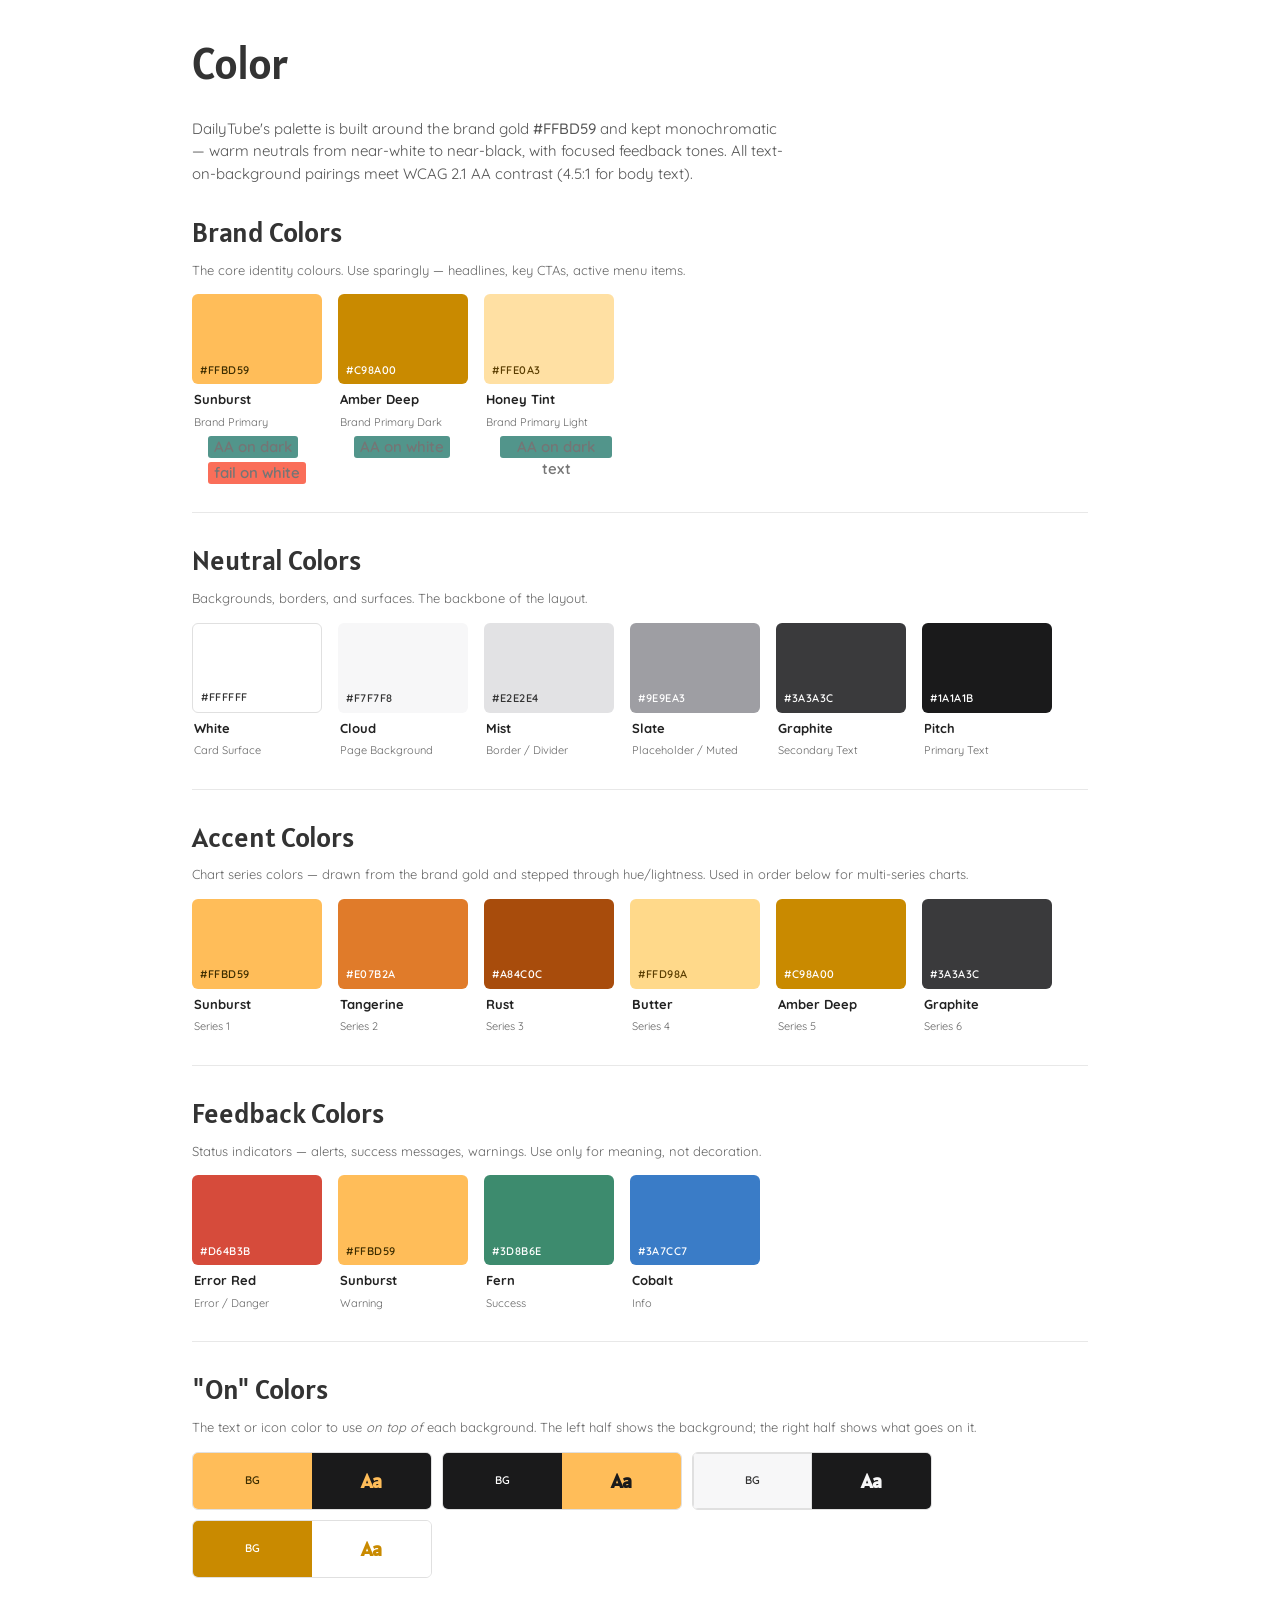
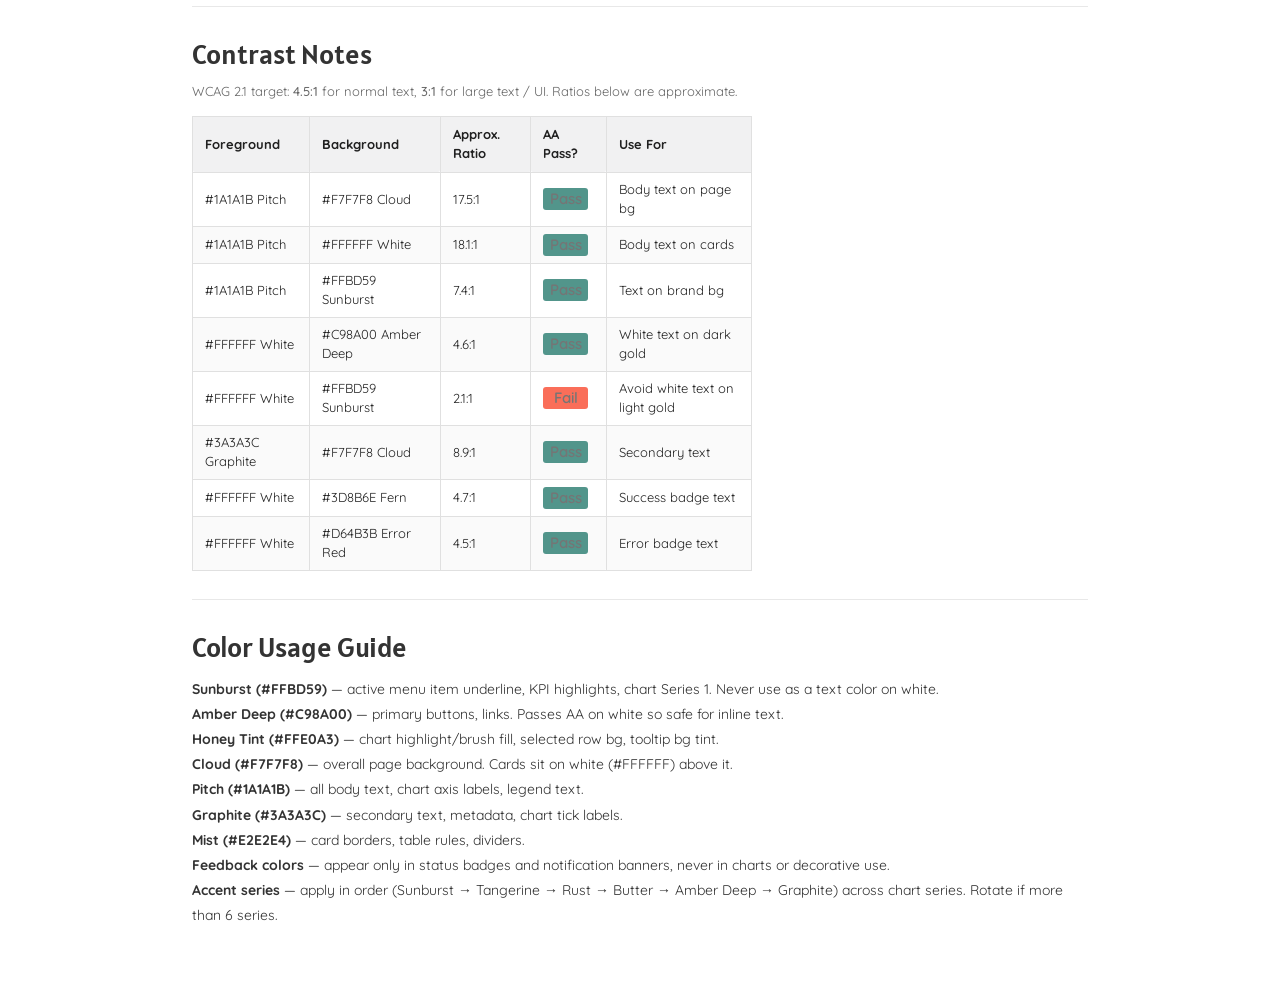
<file: color_section.html>
<!DOCTYPE html>
<html>
  <head>
    <link href="https://fonts.googleapis.com/icon?family=Material+Icons" rel="stylesheet">
    <link rel="stylesheet" href="https://cdnjs.cloudflare.com/ajax/libs/materialize/1.0.0/css/materialize.min.css">
    <meta name="viewport" content="width=device-width, initial-scale=1.0"/>
    <link rel="preconnect" href="https://fonts.googleapis.com">
    <link rel="preconnect" href="https://fonts.gstatic.com" crossorigin>
    <link href="https://fonts.googleapis.com/css2?family=Alatsi&family=Quicksand&display=swap" rel="stylesheet">
    <style>
      /* ---- base (matches week3 main.css) ---- */
      body { font-family: 'Quicksand', sans-serif; }
      h1,h2,h3,h4,h5,h6 { font-family: 'Alatsi', sans-serif; color: #333; }
      h3 { font-size: 44px; margin-bottom: 30px; }
      h4 { font-size: 28px; margin-top: 32px; margin-bottom: 10px; }
      h5 { font-size: 20px; margin-top: 24px; margin-bottom: 10px; }

      /* ---- Colour-section layout ---- */
      .color-section { padding: 10px 0 40px; }

      /* palette row */
      .palette-row { display: flex; flex-wrap: wrap; gap: 16px; margin-bottom: 20px; }

      /* colour chip */
      .chip-wrap { width: 130px; }
      .chip-swatch {
        height: 90px;
        border-radius: 6px;
        display: flex;
        align-items: flex-end;
        padding: 6px 8px;
      }
      .chip-swatch .hex-label {
        font-family: 'Quicksand', sans-serif;
        font-size: 11px;
        font-weight: 600;
        letter-spacing: 0.5px;
      }
      .chip-meta { padding: 6px 2px 0; }
      .chip-name { font-weight: 700; font-size: 13px; color: #222; display: block; }
      .chip-role { font-size: 11px; color: #666; }

      /* contrast badges */
      .chip-contrast { margin-top: 4px; display: flex; gap: 4px; flex-wrap: wrap; }
      .badge {
        font-size: 10px;
        padding: 1px 5px;
        border-radius: 3px;
        font-weight: 600;
        font-family: 'Quicksand', sans-serif;
      }
      .badge-pass { background: #52958b; color: #fff; }
      .badge-fail { background: #fa6e59; color: #fff; }

      /* "On colour" row */
      .on-color-row { display: flex; flex-wrap: wrap; gap: 10px; margin-bottom: 24px; }
      .on-chip {
        display: flex;
        align-items: center;
        gap: 0;
        border-radius: 6px;
        overflow: hidden;
        border: 1px solid #e0e0e0;
        width: 240px;
      }
      .on-bg { width: 50%; height: 56px; display: flex; align-items: center; justify-content: center; }
      .on-fg { width: 50%; height: 56px; display: flex; align-items: center; justify-content: center; font-size: 20px; font-weight: 700; font-family: 'Alatsi', sans-serif; }
      .on-label { font-size: 11px; font-family: 'Quicksand', sans-serif; font-weight: 600; }

      /* divider */
      .palette-divider { border: none; border-top: 1px solid #e8e8e8; margin: 28px 0 20px; }

      /* contrast table */
      .contrast-table { border-collapse: collapse; width: 100%; max-width: 560px; font-family: 'Quicksand', sans-serif; font-size: 13px; }
      .contrast-table th { background: #f1f1f2; font-weight: 700; padding: 8px 12px; text-align: left; border: 1px solid #e0e0e0; }
      .contrast-table td { padding: 7px 12px; border: 1px solid #e0e0e0; }
      .contrast-table tr:nth-child(even) td { background: #fafafa; }

      /* usage guide list */
      .usage-list { list-style: disc; padding-left: 20px; font-size: 14px; line-height: 1.8; color: #333; }
      .usage-list li span { font-weight: 700; }
    </style>
  </head>
  <body>
    <div class="container color-section">

      <h3>Color</h3>
      <p style="font-size:15px;color:#555;max-width:600px;margin-bottom:32px;">
        DailyTube's palette is built around the brand gold <strong>#FFBD59</strong> and kept
        monochromatic — warm neutrals from near-white to near-black, with focused feedback
        tones. All text-on-background pairings meet WCAG 2.1 AA contrast (4.5:1 for body text).
      </p>

      <!-- ===== BRAND ===== -->
      <h4>Brand Colors</h4>
      <p style="font-size:13px;color:#666;margin-bottom:14px;">The core identity colours. Use sparingly — headlines, key CTAs, active menu items.</p>
      <div class="palette-row">

        <!-- Primary -->
        <div class="chip-wrap">
          <div class="chip-swatch" style="background:#FFBD59;">
            <span class="hex-label" style="color:#3d2d00;">#FFBD59</span>
          </div>
          <div class="chip-meta">
            <span class="chip-name">Sunburst</span>
            <span class="chip-role">Brand Primary</span>
            <div class="chip-contrast">
              <span class="badge badge-pass">AA on dark</span>
              <span class="badge badge-fail">fail on white</span>
            </div>
          </div>
        </div>

        <!-- Primary Dark -->
        <div class="chip-wrap">
          <div class="chip-swatch" style="background:#C98A00;">
            <span class="hex-label" style="color:#fff;">#C98A00</span>
          </div>
          <div class="chip-meta">
            <span class="chip-name">Amber Deep</span>
            <span class="chip-role">Brand Primary Dark</span>
            <div class="chip-contrast">
              <span class="badge badge-pass">AA on white</span>
            </div>
          </div>
        </div>

        <!-- Primary Light -->
        <div class="chip-wrap">
          <div class="chip-swatch" style="background:#FFE0A3;">
            <span class="hex-label" style="color:#5a3d00;">#FFE0A3</span>
          </div>
          <div class="chip-meta">
            <span class="chip-name">Honey Tint</span>
            <span class="chip-role">Brand Primary Light</span>
            <div class="chip-contrast">
              <span class="badge badge-pass">AA on dark text</span>
            </div>
          </div>
        </div>

      </div>

      <hr class="palette-divider">

      <!-- ===== FUNCTIONAL / NEUTRAL ===== -->
      <h4>Neutral Colors</h4>
      <p style="font-size:13px;color:#666;margin-bottom:14px;">Backgrounds, borders, and surfaces. The backbone of the layout.</p>
      <div class="palette-row">

        <div class="chip-wrap">
          <div class="chip-swatch" style="background:#FFFFFF;border:1px solid #e0e0e0;">
            <span class="hex-label" style="color:#333;">#FFFFFF</span>
          </div>
          <div class="chip-meta">
            <span class="chip-name">White</span>
            <span class="chip-role">Card Surface</span>
          </div>
        </div>

        <div class="chip-wrap">
          <div class="chip-swatch" style="background:#F7F7F8;">
            <span class="hex-label" style="color:#333;">#F7F7F8</span>
          </div>
          <div class="chip-meta">
            <span class="chip-name">Cloud</span>
            <span class="chip-role">Page Background</span>
          </div>
        </div>

        <div class="chip-wrap">
          <div class="chip-swatch" style="background:#E2E2E4;">
            <span class="hex-label" style="color:#333;">#E2E2E4</span>
          </div>
          <div class="chip-meta">
            <span class="chip-name">Mist</span>
            <span class="chip-role">Border / Divider</span>
          </div>
        </div>

        <div class="chip-wrap">
          <div class="chip-swatch" style="background:#9E9EA3;">
            <span class="hex-label" style="color:#fff;">#9E9EA3</span>
          </div>
          <div class="chip-meta">
            <span class="chip-name">Slate</span>
            <span class="chip-role">Placeholder / Muted</span>
          </div>
        </div>

        <div class="chip-wrap">
          <div class="chip-swatch" style="background:#3A3A3C;">
            <span class="hex-label" style="color:#fff;">#3A3A3C</span>
          </div>
          <div class="chip-meta">
            <span class="chip-name">Graphite</span>
            <span class="chip-role">Secondary Text</span>
          </div>
        </div>

        <div class="chip-wrap">
          <div class="chip-swatch" style="background:#1A1A1B;">
            <span class="hex-label" style="color:#fff;">#1A1A1B</span>
          </div>
          <div class="chip-meta">
            <span class="chip-name">Pitch</span>
            <span class="chip-role">Primary Text</span>
          </div>
        </div>

      </div>

      <hr class="palette-divider">

      <!-- ===== ACCENT ===== -->
      <h4>Accent Colors</h4>
      <p style="font-size:13px;color:#666;margin-bottom:14px;">
        Chart series colors — drawn from the brand gold and stepped through hue/lightness.
        Used in order below for multi-series charts.
      </p>
      <div class="palette-row">

        <div class="chip-wrap">
          <div class="chip-swatch" style="background:#FFBD59;">
            <span class="hex-label" style="color:#3d2d00;">#FFBD59</span>
          </div>
          <div class="chip-meta">
            <span class="chip-name">Sunburst</span>
            <span class="chip-role">Series 1</span>
          </div>
        </div>

        <div class="chip-wrap">
          <div class="chip-swatch" style="background:#E07B2A;">
            <span class="hex-label" style="color:#fff;">#E07B2A</span>
          </div>
          <div class="chip-meta">
            <span class="chip-name">Tangerine</span>
            <span class="chip-role">Series 2</span>
          </div>
        </div>

        <div class="chip-wrap">
          <div class="chip-swatch" style="background:#A84C0C;">
            <span class="hex-label" style="color:#fff;">#A84C0C</span>
          </div>
          <div class="chip-meta">
            <span class="chip-name">Rust</span>
            <span class="chip-role">Series 3</span>
          </div>
        </div>

        <div class="chip-wrap">
          <div class="chip-swatch" style="background:#FFD98A;">
            <span class="hex-label" style="color:#5a3d00;">#FFD98A</span>
          </div>
          <div class="chip-meta">
            <span class="chip-name">Butter</span>
            <span class="chip-role">Series 4</span>
          </div>
        </div>

        <div class="chip-wrap">
          <div class="chip-swatch" style="background:#C98A00;">
            <span class="hex-label" style="color:#fff;">#C98A00</span>
          </div>
          <div class="chip-meta">
            <span class="chip-name">Amber Deep</span>
            <span class="chip-role">Series 5</span>
          </div>
        </div>

        <div class="chip-wrap">
          <div class="chip-swatch" style="background:#3A3A3C;">
            <span class="hex-label" style="color:#fff;">#3A3A3C</span>
          </div>
          <div class="chip-meta">
            <span class="chip-name">Graphite</span>
            <span class="chip-role">Series 6</span>
          </div>
        </div>

      </div>

      <hr class="palette-divider">

      <!-- ===== FEEDBACK ===== -->
      <h4>Feedback Colors</h4>
      <p style="font-size:13px;color:#666;margin-bottom:14px;">Status indicators — alerts, success messages, warnings. Use only for meaning, not decoration.</p>
      <div class="palette-row">

        <div class="chip-wrap">
          <div class="chip-swatch" style="background:#D64B3B;">
            <span class="hex-label" style="color:#fff;">#D64B3B</span>
          </div>
          <div class="chip-meta">
            <span class="chip-name">Error Red</span>
            <span class="chip-role">Error / Danger</span>
          </div>
        </div>

        <div class="chip-wrap">
          <div class="chip-swatch" style="background:#FFBD59;">
            <span class="hex-label" style="color:#3d2d00;">#FFBD59</span>
          </div>
          <div class="chip-meta">
            <span class="chip-name">Sunburst</span>
            <span class="chip-role">Warning</span>
          </div>
        </div>

        <div class="chip-wrap">
          <div class="chip-swatch" style="background:#3D8B6E;">
            <span class="hex-label" style="color:#fff;">#3D8B6E</span>
          </div>
          <div class="chip-meta">
            <span class="chip-name">Fern</span>
            <span class="chip-role">Success</span>
          </div>
        </div>

        <div class="chip-wrap">
          <div class="chip-swatch" style="background:#3A7CC7;">
            <span class="hex-label" style="color:#fff;">#3A7CC7</span>
          </div>
          <div class="chip-meta">
            <span class="chip-name">Cobalt</span>
            <span class="chip-role">Info</span>
          </div>
        </div>

      </div>

      <hr class="palette-divider">

      <!-- ===== ON COLOURS ===== -->
      <h4>"On" Colors</h4>
      <p style="font-size:13px;color:#666;margin-bottom:14px;">
        The text or icon color to use <em>on top of</em> each background. The left half shows
        the background; the right half shows what goes on it.
      </p>
      <div class="on-color-row">

        <div class="on-chip">
          <div class="on-bg" style="background:#FFBD59;">
            <span class="on-label" style="color:#3d2d00;">BG</span>
          </div>
          <div class="on-fg" style="background:#1A1A1B;color:#FFBD59;">Aa</div>
        </div>

        <div class="on-chip">
          <div class="on-bg" style="background:#1A1A1B;">
            <span class="on-label" style="color:#fff;">BG</span>
          </div>
          <div class="on-fg" style="background:#FFBD59;color:#1A1A1B;">Aa</div>
        </div>

        <div class="on-chip">
          <div class="on-bg" style="background:#F7F7F8;border:1px solid #e0e0e0;">
            <span class="on-label" style="color:#333;">BG</span>
          </div>
          <div class="on-fg" style="background:#1A1A1B;color:#F7F7F8;">Aa</div>
        </div>

        <div class="on-chip">
          <div class="on-bg" style="background:#C98A00;">
            <span class="on-label" style="color:#fff;">BG</span>
          </div>
          <div class="on-fg" style="background:#fff;color:#C98A00;">Aa</div>
        </div>

      </div>

      <hr class="palette-divider">

      <!-- ===== CONTRAST TABLE ===== -->
      <h4>Contrast Notes</h4>
      <p style="font-size:13px;color:#666;margin-bottom:14px;">
        WCAG 2.1 target: <strong>4.5:1</strong> for normal text, <strong>3:1</strong> for large text / UI.
        Ratios below are approximate.
      </p>
      <table class="contrast-table">
        <thead>
          <tr>
            <th>Foreground</th>
            <th>Background</th>
            <th>Approx. Ratio</th>
            <th>AA Pass?</th>
            <th>Use For</th>
          </tr>
        </thead>
        <tbody>
          <tr>
            <td>#1A1A1B Pitch</td>
            <td>#F7F7F8 Cloud</td>
            <td>17.5:1</td>
            <td><span class="badge badge-pass">Pass</span></td>
            <td>Body text on page bg</td>
          </tr>
          <tr>
            <td>#1A1A1B Pitch</td>
            <td>#FFFFFF White</td>
            <td>18.1:1</td>
            <td><span class="badge badge-pass">Pass</span></td>
            <td>Body text on cards</td>
          </tr>
          <tr>
            <td>#1A1A1B Pitch</td>
            <td>#FFBD59 Sunburst</td>
            <td>7.4:1</td>
            <td><span class="badge badge-pass">Pass</span></td>
            <td>Text on brand bg</td>
          </tr>
          <tr>
            <td>#FFFFFF White</td>
            <td>#C98A00 Amber Deep</td>
            <td>4.6:1</td>
            <td><span class="badge badge-pass">Pass</span></td>
            <td>White text on dark gold</td>
          </tr>
          <tr>
            <td>#FFFFFF White</td>
            <td>#FFBD59 Sunburst</td>
            <td>2.1:1</td>
            <td><span class="badge badge-fail">Fail</span></td>
            <td>Avoid white text on light gold</td>
          </tr>
          <tr>
            <td>#3A3A3C Graphite</td>
            <td>#F7F7F8 Cloud</td>
            <td>8.9:1</td>
            <td><span class="badge badge-pass">Pass</span></td>
            <td>Secondary text</td>
          </tr>
          <tr>
            <td>#FFFFFF White</td>
            <td>#3D8B6E Fern</td>
            <td>4.7:1</td>
            <td><span class="badge badge-pass">Pass</span></td>
            <td>Success badge text</td>
          </tr>
          <tr>
            <td>#FFFFFF White</td>
            <td>#D64B3B Error Red</td>
            <td>4.5:1</td>
            <td><span class="badge badge-pass">Pass</span></td>
            <td>Error badge text</td>
          </tr>
        </tbody>
      </table>

      <hr class="palette-divider">

      <!-- ===== USAGE GUIDE ===== -->
      <h4>Color Usage Guide</h4>
      <ul class="usage-list">
        <li><span>Sunburst (#FFBD59)</span> — active menu item underline, KPI highlights, chart Series 1. Never use as a text color on white.</li>
        <li><span>Amber Deep (#C98A00)</span> — primary buttons, links. Passes AA on white so safe for inline text.</li>
        <li><span>Honey Tint (#FFE0A3)</span> — chart highlight/brush fill, selected row bg, tooltip bg tint.</li>
        <li><span>Cloud (#F7F7F8)</span> — overall page background. Cards sit on white (#FFFFFF) above it.</li>
        <li><span>Pitch (#1A1A1B)</span> — all body text, chart axis labels, legend text.</li>
        <li><span>Graphite (#3A3A3C)</span> — secondary text, metadata, chart tick labels.</li>
        <li><span>Mist (#E2E2E4)</span> — card borders, table rules, dividers.</li>
        <li><span>Feedback colors</span> — appear only in status badges and notification banners, never in charts or decorative use.</li>
        <li><span>Accent series</span> — apply in order (Sunburst → Tangerine → Rust → Butter → Amber Deep → Graphite) across chart series. Rotate if more than 6 series.</li>
      </ul>

    </div>

    <script src="https://cdnjs.cloudflare.com/ajax/libs/materialize/1.0.0/js/materialize.min.js"></script>
    <script>
      document.addEventListener("DOMContentLoaded", function() { M.AutoInit(); });
    </script>
  </body>
</html>
</file>
